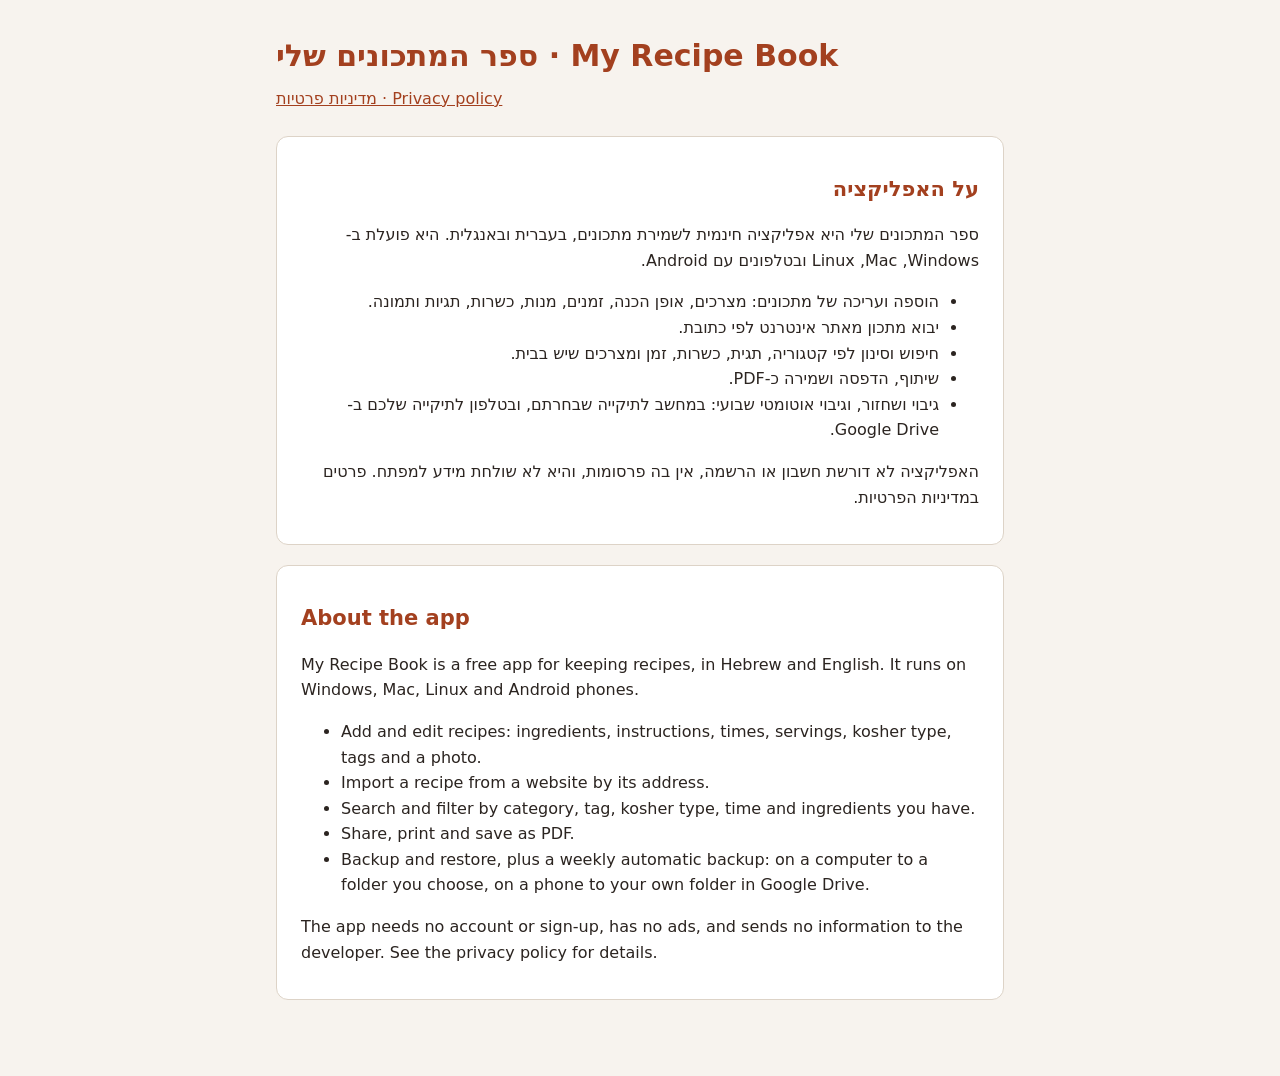
<file: index.html>
<!doctype html>
<html lang="he">
<head>
<meta charset="utf-8">
<meta name="viewport" content="width=device-width, initial-scale=1">
<title>ספר המתכונים שלי · My Recipe Book</title>
<link rel="stylesheet" href="style.css">
</head>
<body>
<main>
  <header>
    <h1>ספר המתכונים שלי · My Recipe Book</h1>
    <nav><a href="privacy.html">מדיניות פרטיות · Privacy policy</a></nav>
  </header>

  <section class="lang" dir="rtl" lang="he">
    <h2>על האפליקציה</h2>
    <p>ספר המתכונים שלי היא אפליקציה חינמית לשמירת מתכונים, בעברית ובאנגלית. היא פועלת ב-Windows, ‏Mac, ‏Linux ובטלפונים עם Android.</p>
    <ul>
      <li>הוספה ועריכה של מתכונים: מצרכים, אופן הכנה, זמנים, מנות, כשרות, תגיות ותמונה.</li>
      <li>יבוא מתכון מאתר אינטרנט לפי כתובת.</li>
      <li>חיפוש וסינון לפי קטגוריה, תגית, כשרות, זמן ומצרכים שיש בבית.</li>
      <li>שיתוף, הדפסה ושמירה כ-PDF.</li>
      <li>גיבוי ושחזור, וגיבוי אוטומטי שבועי: במחשב לתיקייה שבחרתם, ובטלפון לתיקייה שלכם ב-Google Drive.</li>
    </ul>
    <p>האפליקציה לא דורשת חשבון או הרשמה, אין בה פרסומות, והיא לא שולחת מידע למפתח. פרטים במדיניות הפרטיות.</p>
  </section>

  <section class="lang" dir="ltr" lang="en">
    <h2>About the app</h2>
    <p>My Recipe Book is a free app for keeping recipes, in Hebrew and English. It runs on Windows, Mac, Linux and Android phones.</p>
    <ul>
      <li>Add and edit recipes: ingredients, instructions, times, servings, kosher type, tags and a photo.</li>
      <li>Import a recipe from a website by its address.</li>
      <li>Search and filter by category, tag, kosher type, time and ingredients you have.</li>
      <li>Share, print and save as PDF.</li>
      <li>Backup and restore, plus a weekly automatic backup: on a computer to a folder you choose, on a phone to your own folder in Google Drive.</li>
    </ul>
    <p>The app needs no account or sign-up, has no ads, and sends no information to the developer. See the privacy policy for details.</p>
  </section>
</main>
</body>
</html>
</file>
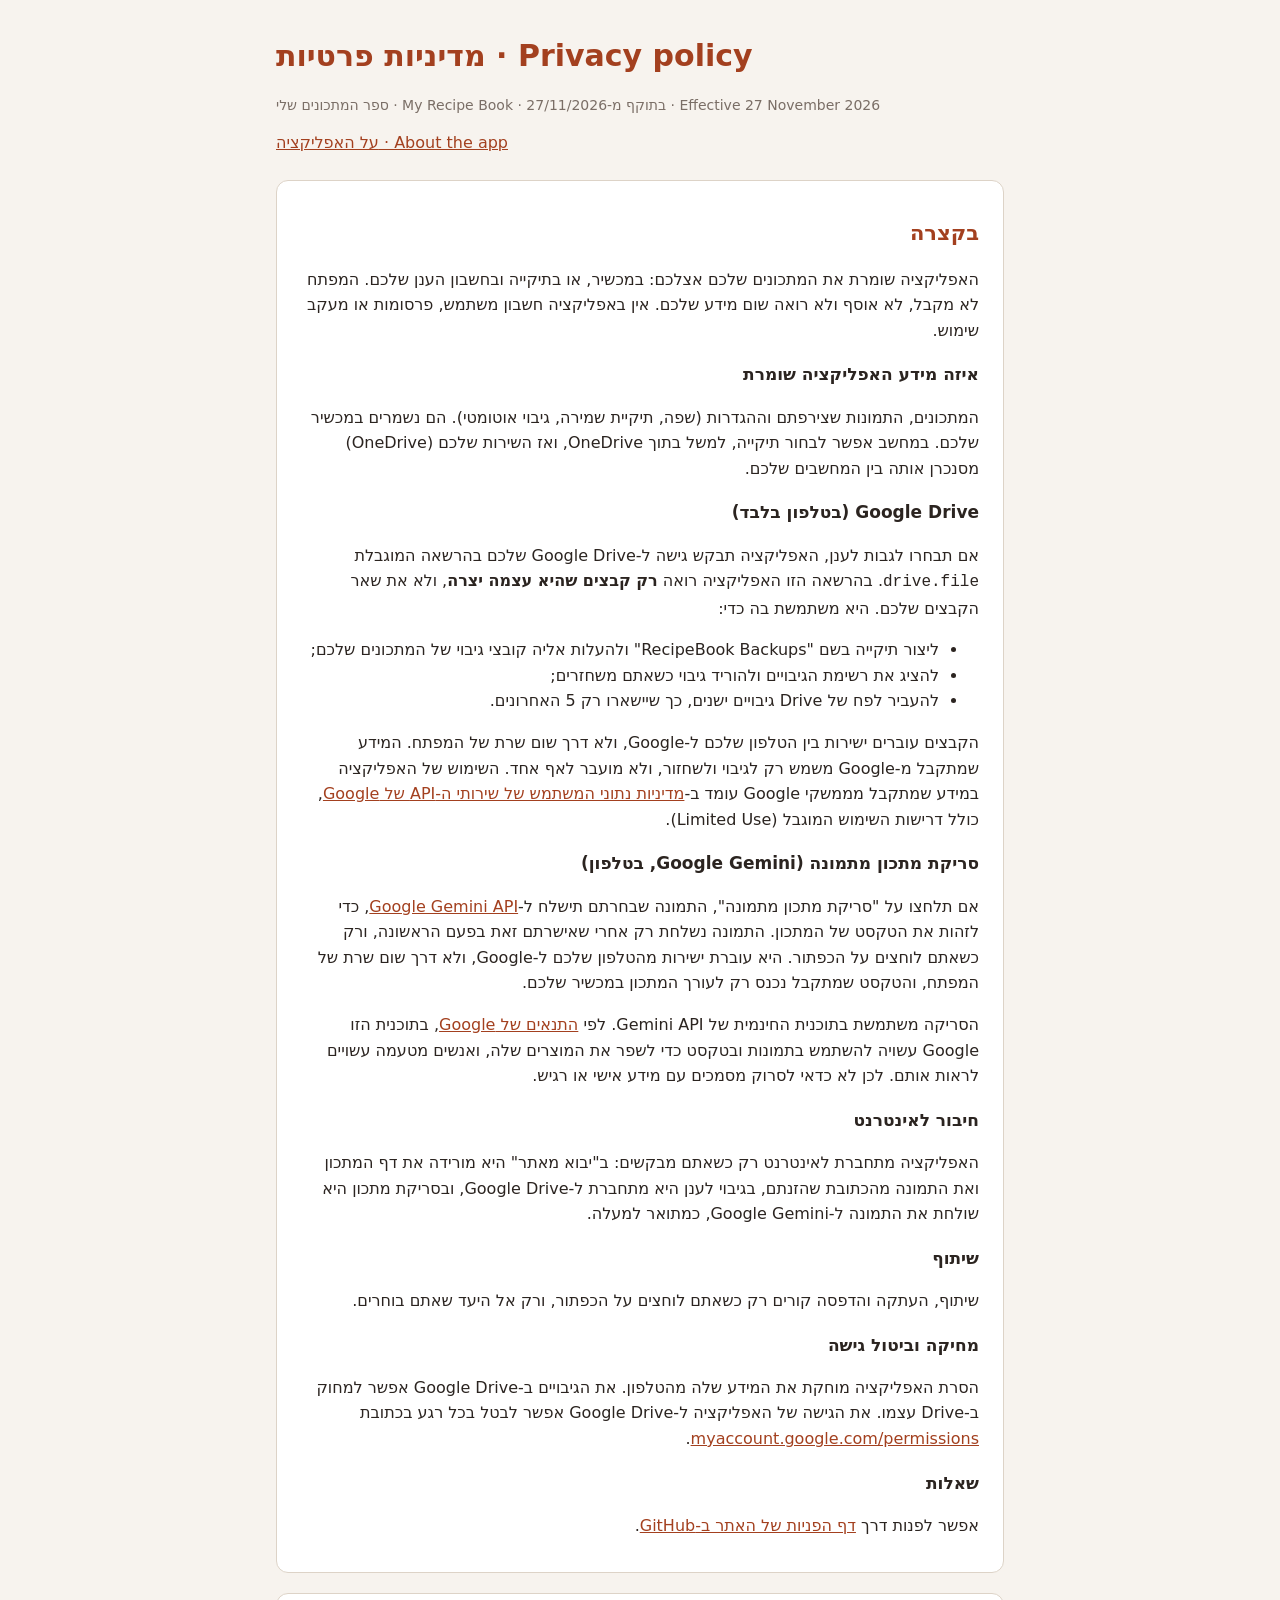
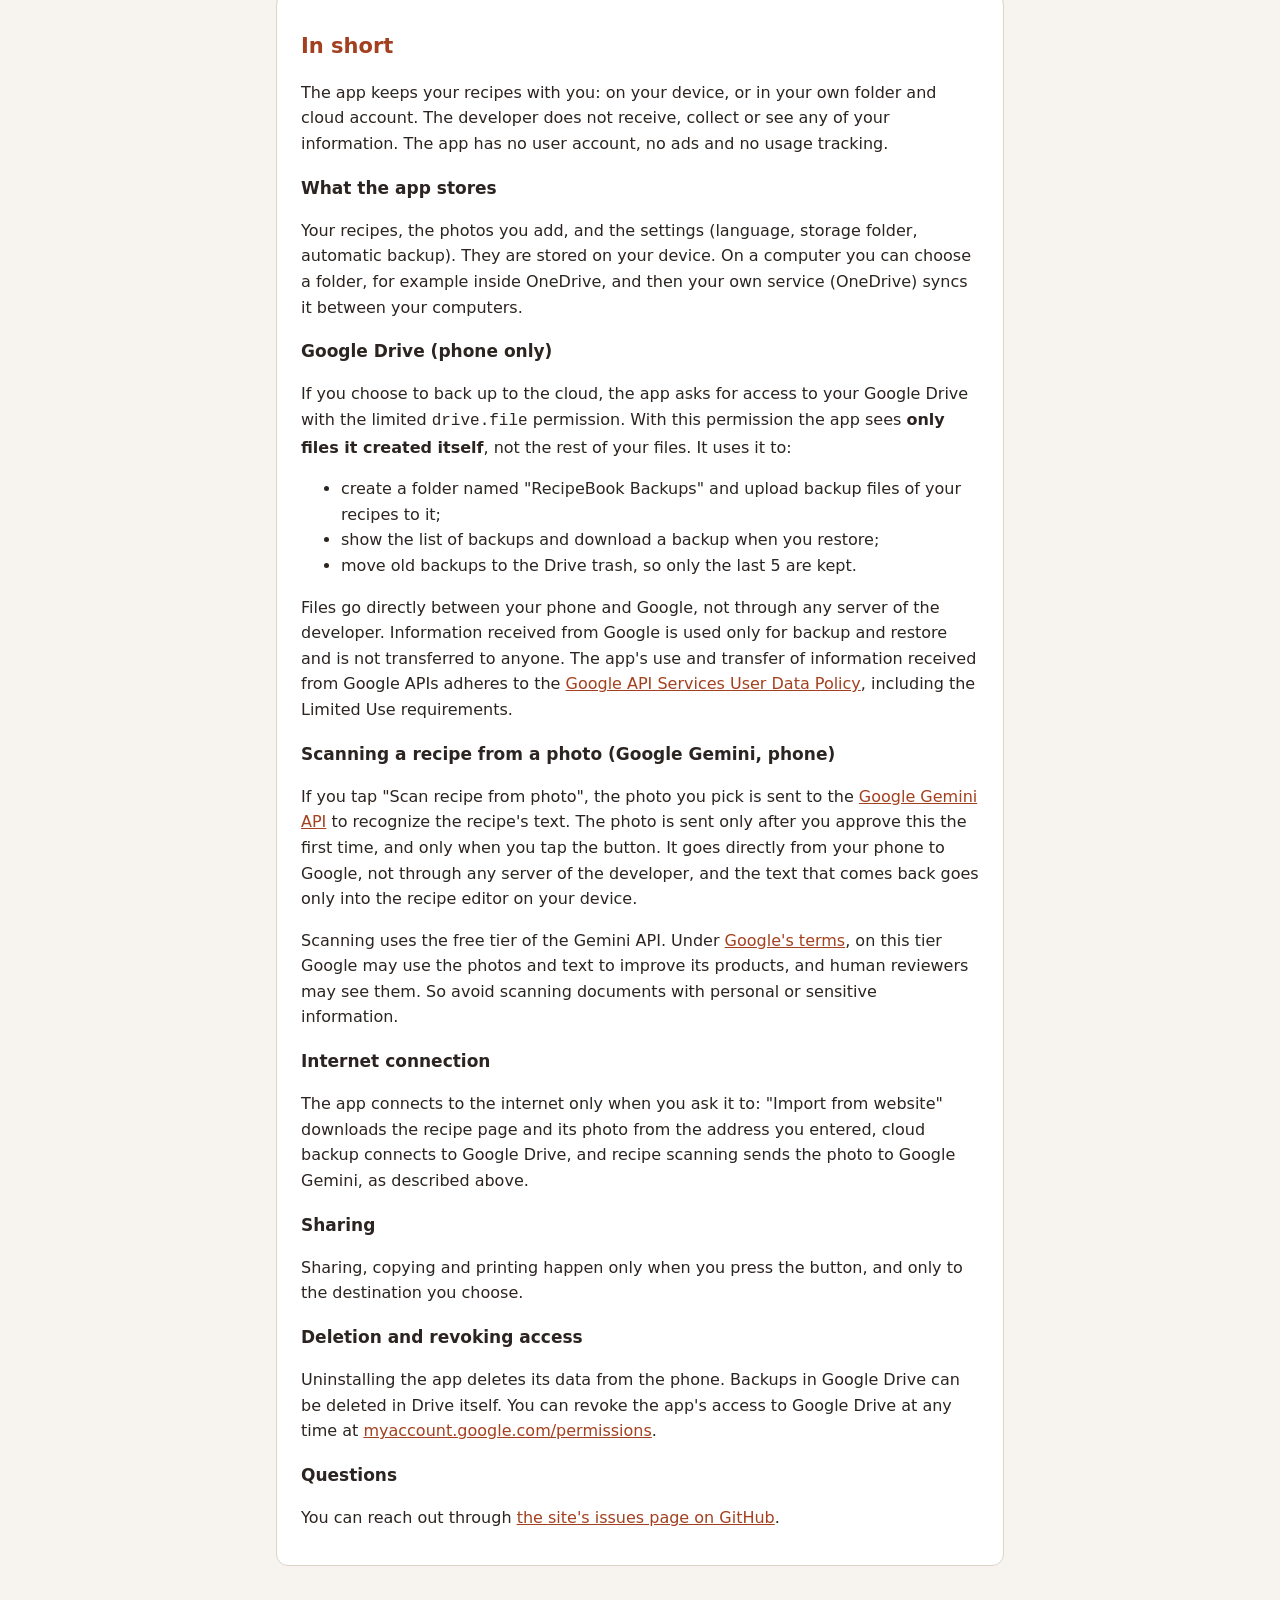
<file: privacy.html>
<!doctype html>
<html lang="he">
<head>
<meta charset="utf-8">
<meta name="viewport" content="width=device-width, initial-scale=1">
<title>מדיניות פרטיות · Privacy policy · My Recipe Book</title>
<link rel="stylesheet" href="style.css">
</head>
<body>
<main>
  <header>
    <h1>מדיניות פרטיות · Privacy policy</h1>
    <p class="muted">ספר המתכונים שלי · My Recipe Book · בתוקף מ-27/11/2026 · Effective 27 November 2026</p>
    <nav><a href="index.html">על האפליקציה · About the app</a></nav>
  </header>

  <section class="lang" dir="rtl" lang="he">
    <h2>בקצרה</h2>
    <p>האפליקציה שומרת את המתכונים שלכם אצלכם: במכשיר, או בתיקייה ובחשבון הענן שלכם. המפתח לא מקבל, לא אוסף ולא רואה שום מידע שלכם. אין באפליקציה חשבון משתמש, פרסומות או מעקב שימוש.</p>

    <h3>איזה מידע האפליקציה שומרת</h3>
    <p>המתכונים, התמונות שצירפתם וההגדרות (שפה, תיקיית שמירה, גיבוי אוטומטי). הם נשמרים במכשיר שלכם. במחשב אפשר לבחור תיקייה, למשל בתוך OneDrive, ואז השירות שלכם (OneDrive) מסנכרן אותה בין המחשבים שלכם.</p>

    <h3>Google Drive (בטלפון בלבד)</h3>
    <p>אם תבחרו לגבות לענן, האפליקציה תבקש גישה ל-Google Drive שלכם בהרשאה המוגבלת <code>drive.file</code>. בהרשאה הזו האפליקציה רואה <strong>רק קבצים שהיא עצמה יצרה</strong>, ולא את שאר הקבצים שלכם. היא משתמשת בה כדי:</p>
    <ul>
      <li>ליצור תיקייה בשם "RecipeBook Backups" ולהעלות אליה קובצי גיבוי של המתכונים שלכם;</li>
      <li>להציג את רשימת הגיבויים ולהוריד גיבוי כשאתם משחזרים;</li>
      <li>להעביר לפח של Drive גיבויים ישנים, כך שיישארו רק 5 האחרונים.</li>
    </ul>
    <p>הקבצים עוברים ישירות בין הטלפון שלכם ל-Google, ולא דרך שום שרת של המפתח. המידע שמתקבל מ-Google משמש רק לגיבוי ולשחזור, ולא מועבר לאף אחד. השימוש של האפליקציה במידע שמתקבל מממשקי Google עומד ב-<a href="https://developers.google.com/terms/api-services-user-data-policy">מדיניות נתוני המשתמש של שירותי ה-API של Google</a>, כולל דרישות השימוש המוגבל (Limited Use).</p>

    <h3>סריקת מתכון מתמונה (Google Gemini, בטלפון)</h3>
    <p>אם תלחצו על "סריקת מתכון מתמונה", התמונה שבחרתם תישלח ל-<a href="https://ai.google.dev/">Google Gemini API</a>, כדי לזהות את הטקסט של המתכון. התמונה נשלחת רק אחרי שאישרתם זאת בפעם הראשונה, ורק כשאתם לוחצים על הכפתור. היא עוברת ישירות מהטלפון שלכם ל-Google, ולא דרך שום שרת של המפתח, והטקסט שמתקבל נכנס רק לעורך המתכון במכשיר שלכם.</p>
    <p>הסריקה משתמשת בתוכנית החינמית של Gemini API. לפי <a href="https://ai.google.dev/gemini-api/terms">התנאים של Google</a>, בתוכנית הזו Google עשויה להשתמש בתמונות ובטקסט כדי לשפר את המוצרים שלה, ואנשים מטעמה עשויים לראות אותם. לכן לא כדאי לסרוק מסמכים עם מידע אישי או רגיש.</p>

    <h3>חיבור לאינטרנט</h3>
    <p>האפליקציה מתחברת לאינטרנט רק כשאתם מבקשים: ב"יבוא מאתר" היא מורידה את דף המתכון ואת התמונה מהכתובת שהזנתם, בגיבוי לענן היא מתחברת ל-Google Drive, ובסריקת מתכון היא שולחת את התמונה ל-Google Gemini, כמתואר למעלה.</p>

    <h3>שיתוף</h3>
    <p>שיתוף, העתקה והדפסה קורים רק כשאתם לוחצים על הכפתור, ורק אל היעד שאתם בוחרים.</p>

    <h3>מחיקה וביטול גישה</h3>
    <p>הסרת האפליקציה מוחקת את המידע שלה מהטלפון. את הגיבויים ב-Google Drive אפשר למחוק ב-Drive עצמו. את הגישה של האפליקציה ל-Google Drive אפשר לבטל בכל רגע בכתובת <a href="https://myaccount.google.com/permissions">myaccount.google.com/permissions</a>.</p>

    <h3>שאלות</h3>
    <p>אפשר לפנות דרך <a href="https://github.com/omriviner-beep/recipebook-site/issues">דף הפניות של האתר ב-GitHub</a>.</p>
  </section>

  <section class="lang" dir="ltr" lang="en">
    <h2>In short</h2>
    <p>The app keeps your recipes with you: on your device, or in your own folder and cloud account. The developer does not receive, collect or see any of your information. The app has no user account, no ads and no usage tracking.</p>

    <h3>What the app stores</h3>
    <p>Your recipes, the photos you add, and the settings (language, storage folder, automatic backup). They are stored on your device. On a computer you can choose a folder, for example inside OneDrive, and then your own service (OneDrive) syncs it between your computers.</p>

    <h3>Google Drive (phone only)</h3>
    <p>If you choose to back up to the cloud, the app asks for access to your Google Drive with the limited <code>drive.file</code> permission. With this permission the app sees <strong>only files it created itself</strong>, not the rest of your files. It uses it to:</p>
    <ul>
      <li>create a folder named "RecipeBook Backups" and upload backup files of your recipes to it;</li>
      <li>show the list of backups and download a backup when you restore;</li>
      <li>move old backups to the Drive trash, so only the last 5 are kept.</li>
    </ul>
    <p>Files go directly between your phone and Google, not through any server of the developer. Information received from Google is used only for backup and restore and is not transferred to anyone. The app's use and transfer of information received from Google APIs adheres to the <a href="https://developers.google.com/terms/api-services-user-data-policy">Google API Services User Data Policy</a>, including the Limited Use requirements.</p>

    <h3>Scanning a recipe from a photo (Google Gemini, phone)</h3>
    <p>If you tap "Scan recipe from photo", the photo you pick is sent to the <a href="https://ai.google.dev/">Google Gemini API</a> to recognize the recipe's text. The photo is sent only after you approve this the first time, and only when you tap the button. It goes directly from your phone to Google, not through any server of the developer, and the text that comes back goes only into the recipe editor on your device.</p>
    <p>Scanning uses the free tier of the Gemini API. Under <a href="https://ai.google.dev/gemini-api/terms">Google's terms</a>, on this tier Google may use the photos and text to improve its products, and human reviewers may see them. So avoid scanning documents with personal or sensitive information.</p>

    <h3>Internet connection</h3>
    <p>The app connects to the internet only when you ask it to: "Import from website" downloads the recipe page and its photo from the address you entered, cloud backup connects to Google Drive, and recipe scanning sends the photo to Google Gemini, as described above.</p>

    <h3>Sharing</h3>
    <p>Sharing, copying and printing happen only when you press the button, and only to the destination you choose.</p>

    <h3>Deletion and revoking access</h3>
    <p>Uninstalling the app deletes its data from the phone. Backups in Google Drive can be deleted in Drive itself. You can revoke the app's access to Google Drive at any time at <a href="https://myaccount.google.com/permissions">myaccount.google.com/permissions</a>.</p>

    <h3>Questions</h3>
    <p>You can reach out through <a href="https://github.com/omriviner-beep/recipebook-site/issues">the site's issues page on GitHub</a>.</p>
  </section>
</main>
</body>
</html>
</file>
<file: style.css>
/* צבעי האפליקציה / The app's colors */
:root { --bg:#F7F3EE; --card:#FFFFFF; --line:#DDD3C7; --ink:#2B2420; --muted:#7A6E66; --accent:#A3401F; }
* { box-sizing: border-box; }
body { margin:0; background:var(--bg); color:var(--ink); font-family:"Segoe UI", system-ui, -apple-system, Arial, sans-serif; line-height:1.6; }
main { max-width:760px; margin:0 auto; padding:32px 16px 56px; }
header { margin-bottom:24px; }
h1 { color:var(--accent); font-size:30px; margin:0 0 6px; }
h2 { color:var(--accent); font-size:21px; margin:28px 0 8px; }
h3 { font-size:17px; margin:18px 0 4px; }
p, li { font-size:16px; }
section.lang { background:var(--card); border:1px solid var(--line); border-radius:12px; padding:8px 24px 18px; margin-bottom:20px; }
.muted { color:var(--muted); font-size:14px; }
nav a, a { color:var(--accent); }
nav { margin-top:6px; }
</file>
